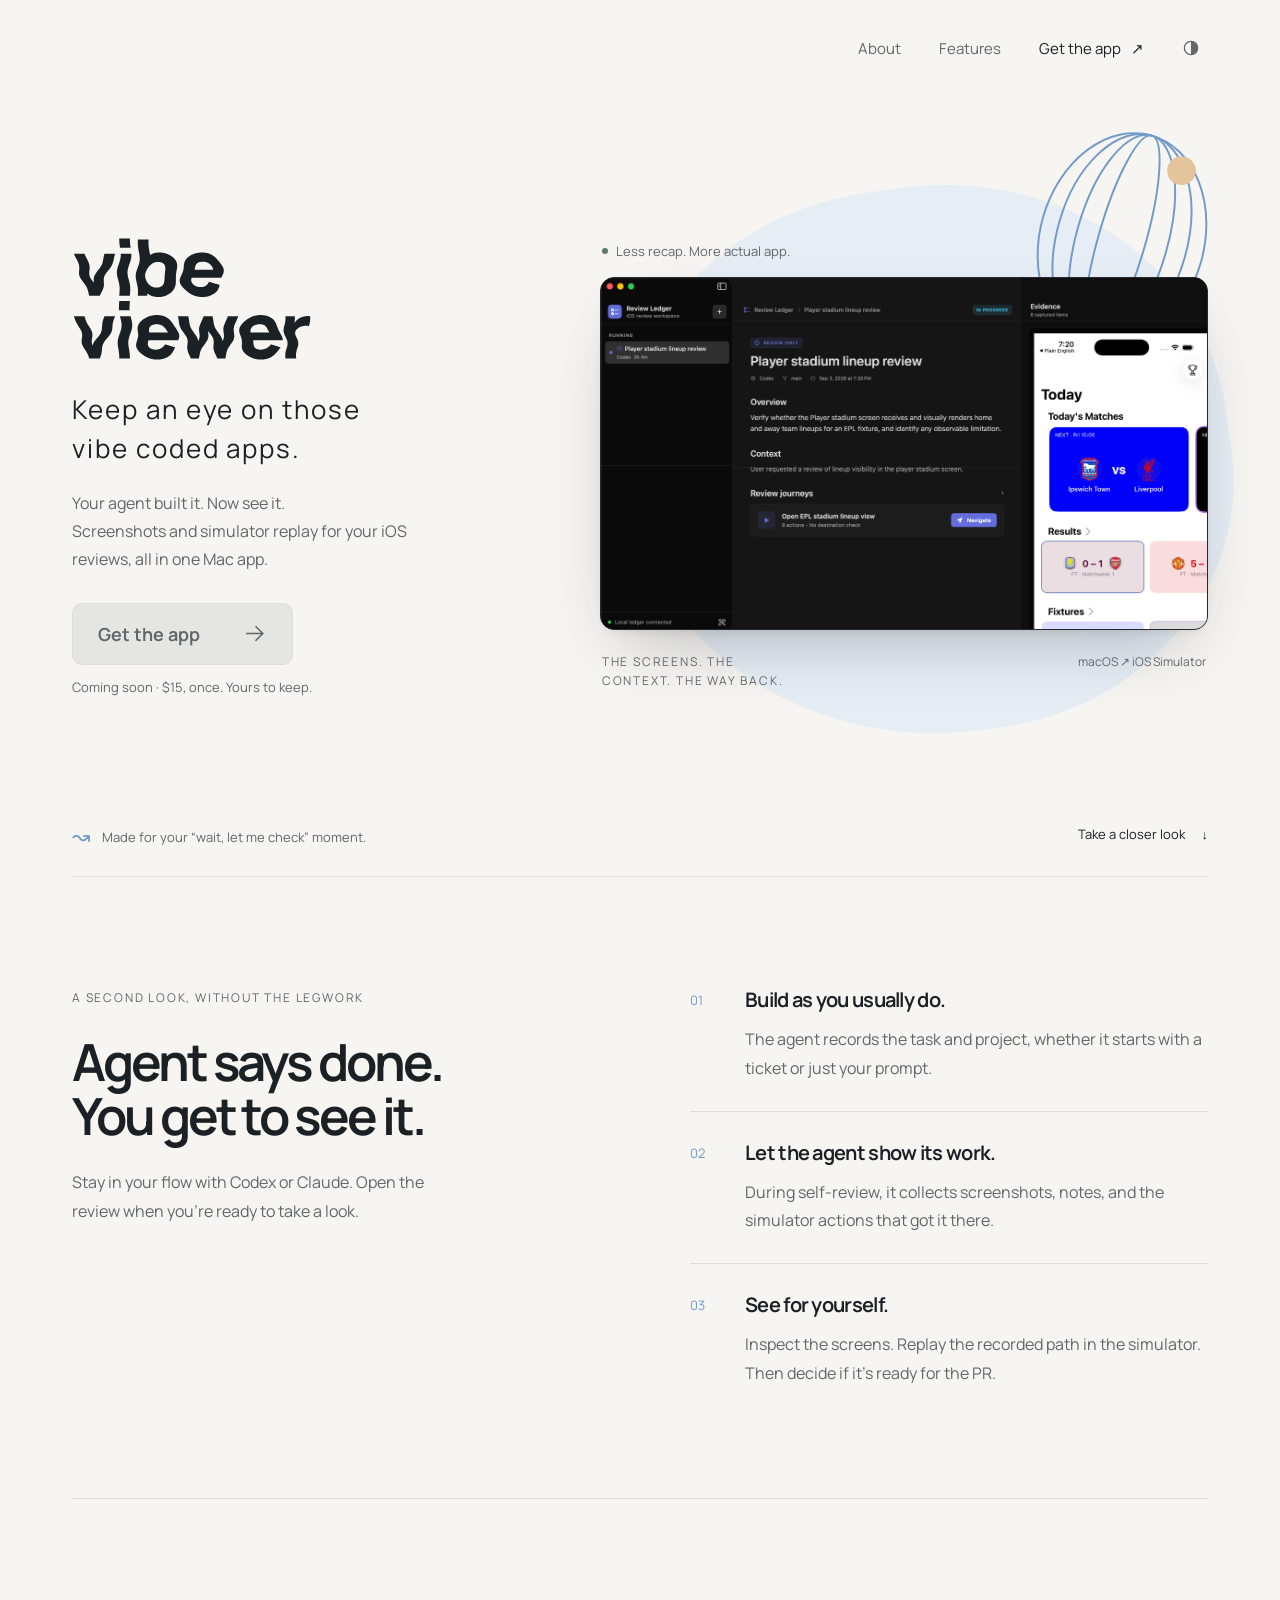
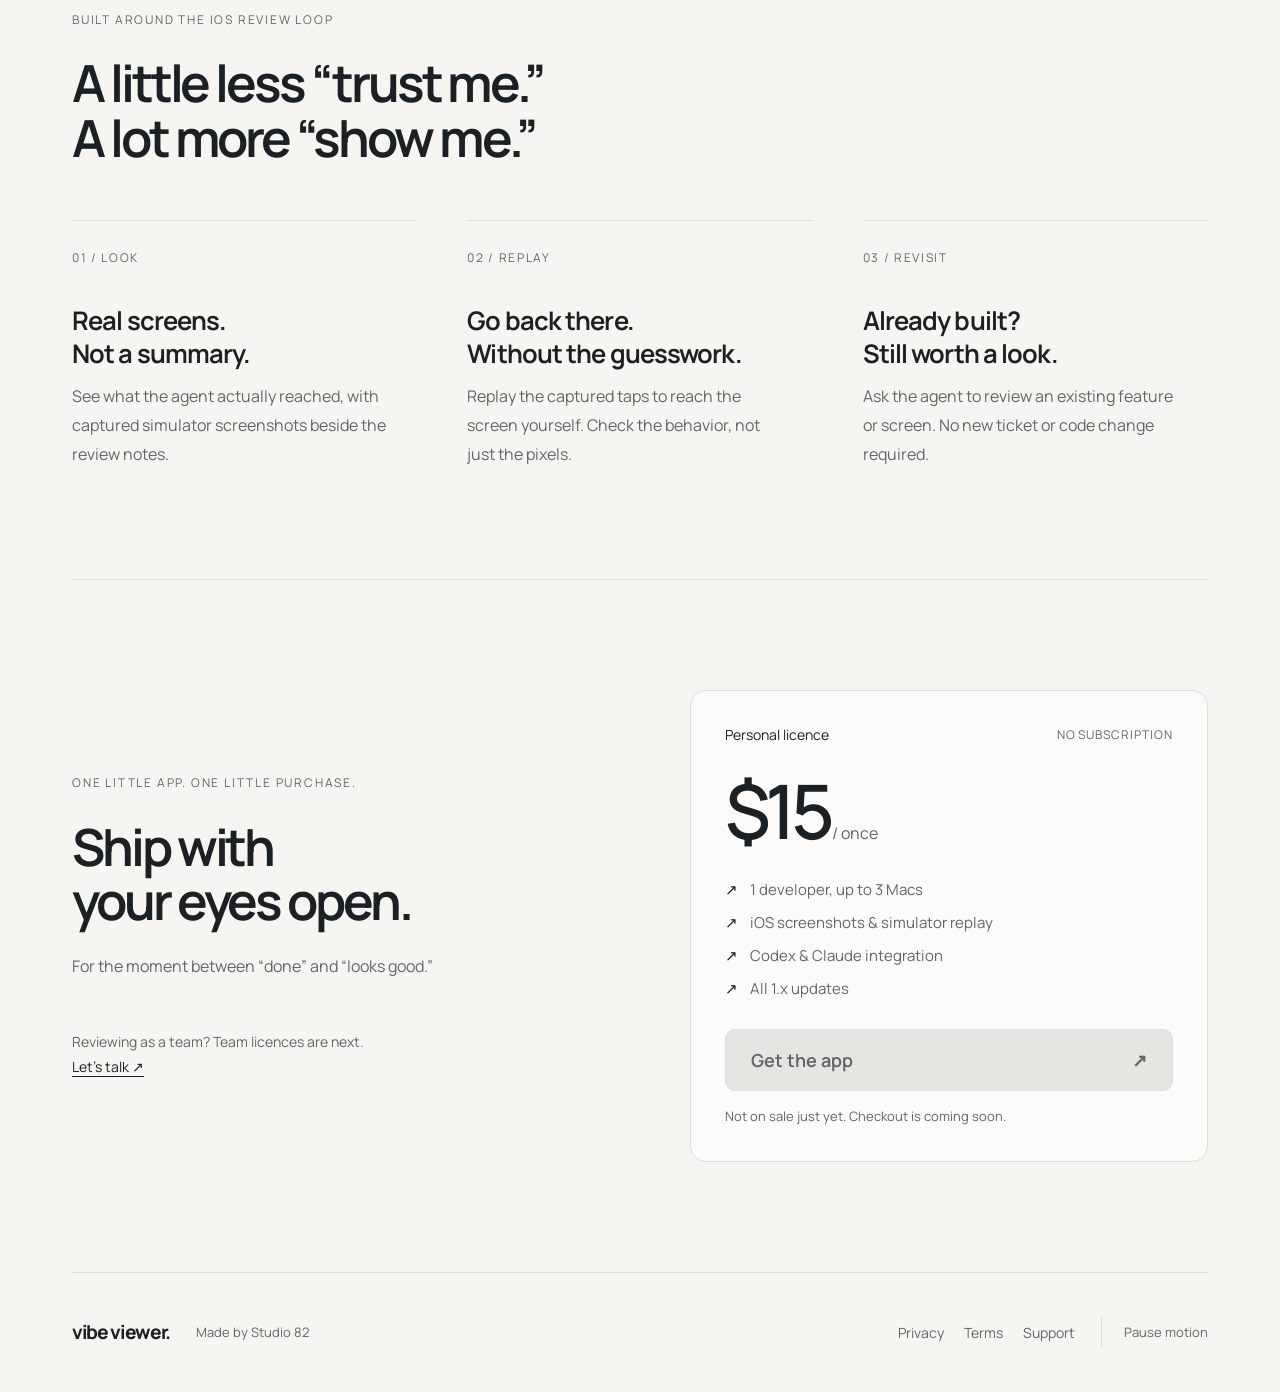
<file: index.html>
<!doctype html>
<html lang="en">
  <head>
    <meta charset="UTF-8" />
    <meta name="viewport" content="width=device-width, initial-scale=1" />
    <meta name="description" content="Keep an eye on those vibe coded apps. Review agent-built iOS features with screenshots and simulator replay, before the PR. A Mac app. $15, once." />
    <meta name="theme-color" content="#f6f5f2" />
    <meta property="og:title" content="Vibe Viewer — Keep an eye on those vibe coded apps" />
    <meta property="og:description" content="Your agent says it’s done. See the screens and replay the taps before you say ‘looks good.’ Built for iOS developers." />
    <meta property="og:type" content="website" />
    <meta property="og:url" content="https://vibeverify.s82.studio/" />
    <title>Vibe Viewer — Keep an eye on those vibe coded apps</title>
    <link rel="canonical" href="https://vibeverify.s82.studio/" />
    <link rel="icon" href="assets/vibe-viewer-mark.svg" type="image/svg+xml" />
    <link rel="preload" href="assets/manrope-latin.woff2" as="font" type="font/woff2" crossorigin />
    <link rel="stylesheet" href="styles.css" />
    <script>
      try {
        const theme = localStorage.getItem('vibe-viewer-theme');
        if (theme === 'dark') document.documentElement.dataset.theme = theme;
      } catch (_) {}
    </script>
  </head>
  <body id="top">
    <a class="skip-link" href="#main">Skip to content</a>
    <header class="site-header">
      <a class="wordmark-dock" href="#top" aria-label="Vibe Viewer — back to top" aria-hidden="true" tabindex="-1"></a>
      <nav aria-label="Main navigation"><a href="#how-it-works">About</a><a href="#features">Features</a><a href="#pricing">Get the app <span aria-hidden="true">↗</span></a></nav>
      <button class="theme-toggle icon-button" type="button" aria-label="Switch to dark theme" title="Switch color theme" hidden><svg viewBox="0 0 24 24" width="20" height="20" fill="none" stroke="currentColor" stroke-width="1.5" aria-hidden="true"><circle cx="12" cy="12" r="8"/><path d="M12 4a8 8 0 0 1 0 16Z" fill="currentColor" stroke="none"/></svg></button>
    </header>
    <main id="main">
      <section class="hero" aria-labelledby="hero-title">
        <div class="hero-copy">
          <h1 id="hero-title" class="wordmark"><span>vibe</span><span>viewer</span></h1>
          <p class="hero-tagline">Keep an eye on those<br class="desktop-break" /> vibe coded apps.</p>
          <p class="hero-description">Your agent built it. Now see it.<br />Screenshots and simulator replay for your iOS reviews, all in one Mac app.</p>
          <div class="hero-actions"><button class="button" type="button" disabled aria-describedby="launch-note">Get the app <svg viewBox="0 0 24 24" width="25" height="25" fill="none" stroke="currentColor" stroke-width="1.5" aria-hidden="true"><path d="M4 12h16m-7-7 7 7-7 7"/></svg></button><p id="launch-note" class="purchase-note">Coming soon · $15, once. Yours to keep.</p></div>
        </div>
        <figure class="product-preview">
          <svg class="graphic-loop" viewBox="0 0 260 290" fill="none" aria-hidden="true" focusable="false">
            <g stroke="currentColor" stroke-width="2.3" transform="rotate(24 130 145)">
              <ellipse cx="130" cy="145" rx="97" ry="128"/><ellipse cx="130" cy="145" rx="77" ry="128"/><ellipse cx="130" cy="145" rx="54" ry="128"/><ellipse cx="130" cy="145" rx="28" ry="128"/>
            </g>
            <circle class="graphic-dot" cx="211" cy="74" r="17"/><circle cx="49" cy="236" r="5" fill="currentColor"/>
          </svg>
          <div class="preview-label"><span class="status-dot" aria-hidden="true"></span> Less recap. More actual app.</div>
          <div class="product-frame"><img src="assets/vibe-verify-review.png" width="2628" height="1522" fetchpriority="high" alt="The Mac review workspace, with an agent task on the left, review notes and a recorded journey in the center, and the captured iOS screen on the right." /></div>
          <figcaption><span>THE SCREENS. THE CONTEXT. THE WAY BACK.</span><span>macOS ↗ iOS Simulator</span></figcaption>
        </figure>
        <div class="hero-footnote"><span><span class="little-loop" aria-hidden="true">↝</span> Made for your “wait, let me check” moment.</span><a href="#how-it-works">Take a closer look <span aria-hidden="true">↓</span></a></div>
      </section>
      <section class="workflow section" id="how-it-works" aria-labelledby="workflow-title">
        <div class="section-heading"><p class="eyebrow">A second look, without the legwork</p><h2 id="workflow-title">Agent says done.<br />You get to see it.</h2><p class="section-intro">Stay in your flow with Codex or Claude. Open the review when you’re ready to take a look.</p></div>
        <ol class="workflow-list">
          <li><span class="step-number">01</span><div><h3>Build as you usually do.</h3><p>The agent records the task and project, whether it starts with a ticket or just your prompt.</p></div></li>
          <li><span class="step-number">02</span><div><h3>Let the agent show its work.</h3><p>During self-review, it collects screenshots, notes, and the simulator actions that got it there.</p></div></li>
          <li><span class="step-number">03</span><div><h3>See for yourself.</h3><p>Inspect the screens. Replay the recorded path in the simulator. Then decide if it’s ready for the PR.</p></div></li>
        </ol>
      </section>
      <section class="features section" id="features" aria-labelledby="features-title">
        <div class="section-heading feature-heading"><p class="eyebrow">Built around the iOS review loop</p><h2 id="features-title">A little less “trust me.”<br />A lot more “show me.”</h2></div>
        <div class="feature-grid">
          <article><span class="feature-number">01 / LOOK</span><h3>Real screens.<br />Not a summary.</h3><p>See what the agent actually reached, with captured simulator screenshots beside the review notes.</p></article>
          <article><span class="feature-number">02 / REPLAY</span><h3>Go back there.<br />Without the guesswork.</h3><p>Replay the captured taps to reach the screen yourself. Check the behavior, not just the pixels.</p></article>
          <article><span class="feature-number">03 / REVISIT</span><h3>Already built?<br />Still worth a look.</h3><p>Ask the agent to review an existing feature or screen. No new ticket or code change required.</p></article>
        </div>
      </section>
      <section class="pricing section" id="pricing" aria-labelledby="pricing-title">
        <div class="price-copy"><p class="eyebrow">One little app. One little purchase.</p><h2 id="pricing-title">Ship with<br />your eyes open.</h2><p>For the moment between “done” and “looks good.”</p><p class="team-note">Reviewing as a team? Team licences are next.<br /><a href="mailto:hello@s82.studio?subject=Vibe%20Viewer%20for%20my%20team">Let’s talk <span aria-hidden="true">↗</span></a></p></div>
        <div class="price-card"><div class="price-top"><span>Personal licence</span><span class="price-label">NO SUBSCRIPTION</span></div><p class="price">$15<span> / once</span></p><ul><li>1 developer, up to 3 Macs</li><li>iOS screenshots &amp; simulator replay</li><li>Codex &amp; Claude integration</li><li>All 1.x updates</li></ul><button class="button full" type="button" disabled aria-describedby="checkout">Get the app <span aria-hidden="true">↗</span></button><p class="checkout-status" id="checkout">Not on sale just yet. Checkout is coming soon.</p></div>
      </section>
    </main>
    <footer><a class="brand" href="#top">vibe viewer.</a><p>Made by <a href="https://s82.studio">Studio 82</a></p><div class="footer-links"><a href="privacy.html">Privacy</a><a href="terms.html">Terms</a><a href="mailto:hello@s82.studio?subject=Vibe%20Viewer%20support">Support</a></div><button class="motion-toggle" type="button" aria-pressed="false" hidden>Pause motion</button></footer>
    <script src="site.js" type="module"></script>
  </body>
</html>
</file>
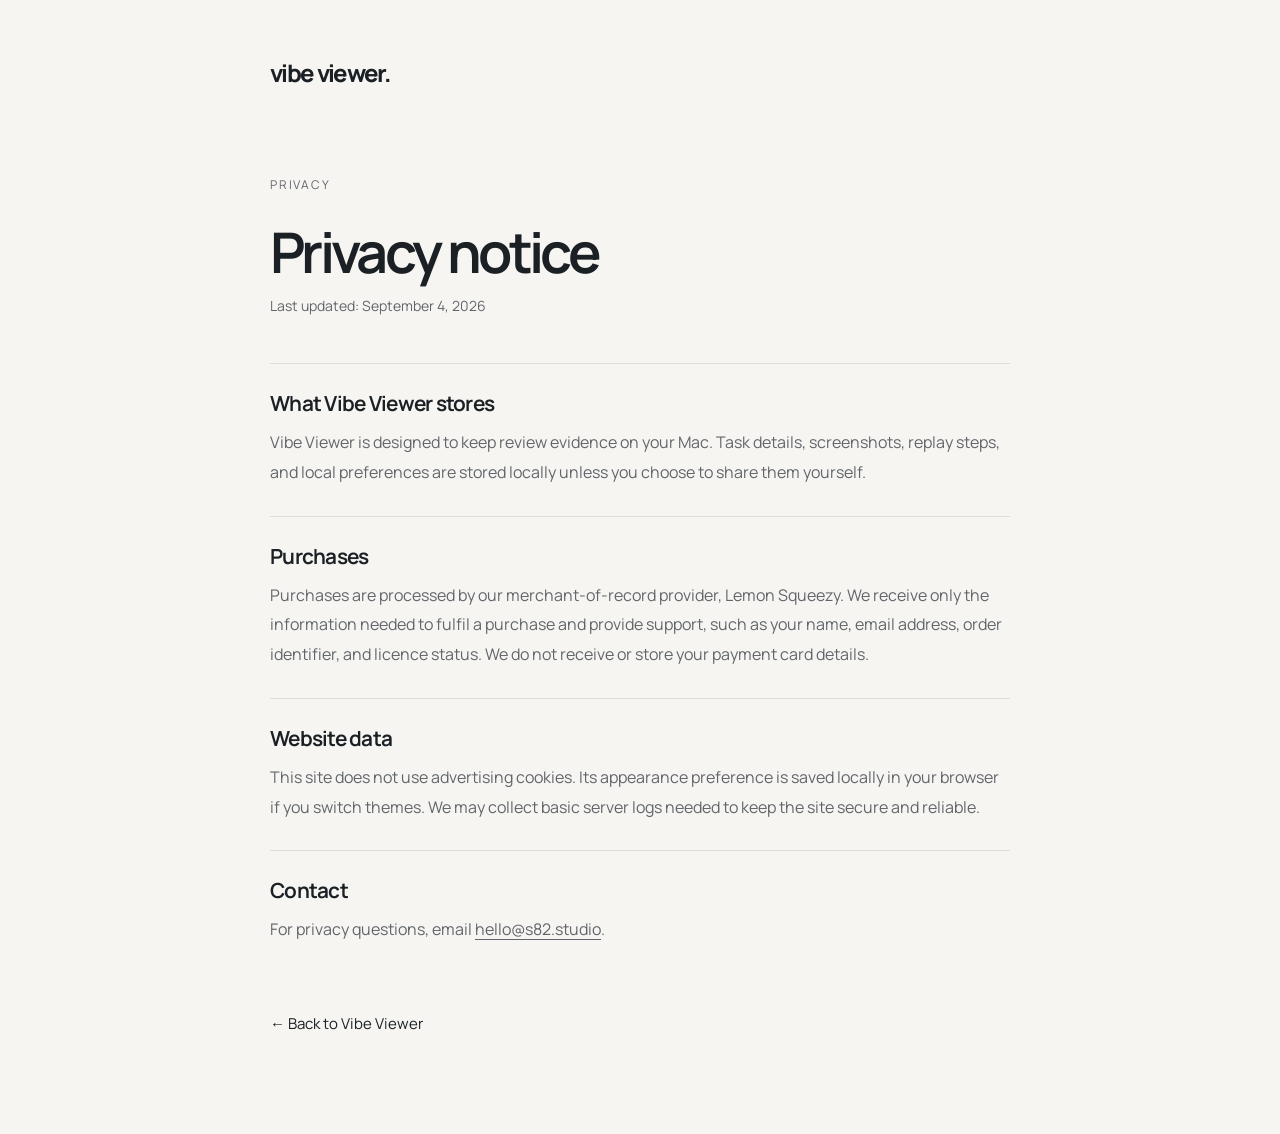
<file: privacy.html>
<!doctype html>
<html lang="en"><head><meta charset="UTF-8" /><meta name="viewport" content="width=device-width,initial-scale=1" /><meta name="description" content="Vibe Viewer privacy notice." /><title>Privacy — Vibe Viewer</title><link rel="icon" href="assets/vibe-viewer-mark.svg" type="image/svg+xml" /><link rel="stylesheet" href="legal.css" /><script>try { if (localStorage.getItem('vibe-viewer-theme') === 'dark') document.documentElement.dataset.theme = 'dark'; } catch (_) {}</script></head><body class="legal-page"><main><a class="brand" href="index.html">vibe viewer.</a><p class="eyebrow">Privacy</p><h1>Privacy notice</h1><p class="updated">Last updated: September 4, 2026</p><section><h2>What Vibe Viewer stores</h2><p>Vibe Viewer is designed to keep review evidence on your Mac. Task details, screenshots, replay steps, and local preferences are stored locally unless you choose to share them yourself.</p></section><section><h2>Purchases</h2><p>Purchases are processed by our merchant-of-record provider, Lemon Squeezy. We receive only the information needed to fulfil a purchase and provide support, such as your name, email address, order identifier, and licence status. We do not receive or store your payment card details.</p></section><section><h2>Website data</h2><p>This site does not use advertising cookies. Its appearance preference is saved locally in your browser if you switch themes. We may collect basic server logs needed to keep the site secure and reliable.</p></section><section><h2>Contact</h2><p>For privacy questions, email <a href="mailto:hello@s82.studio?subject=Vibe%20Viewer%20privacy">hello@s82.studio</a>.</p></section><p class="back"><a href="index.html">← Back to Vibe Viewer</a></p></main></body></html>
</file>
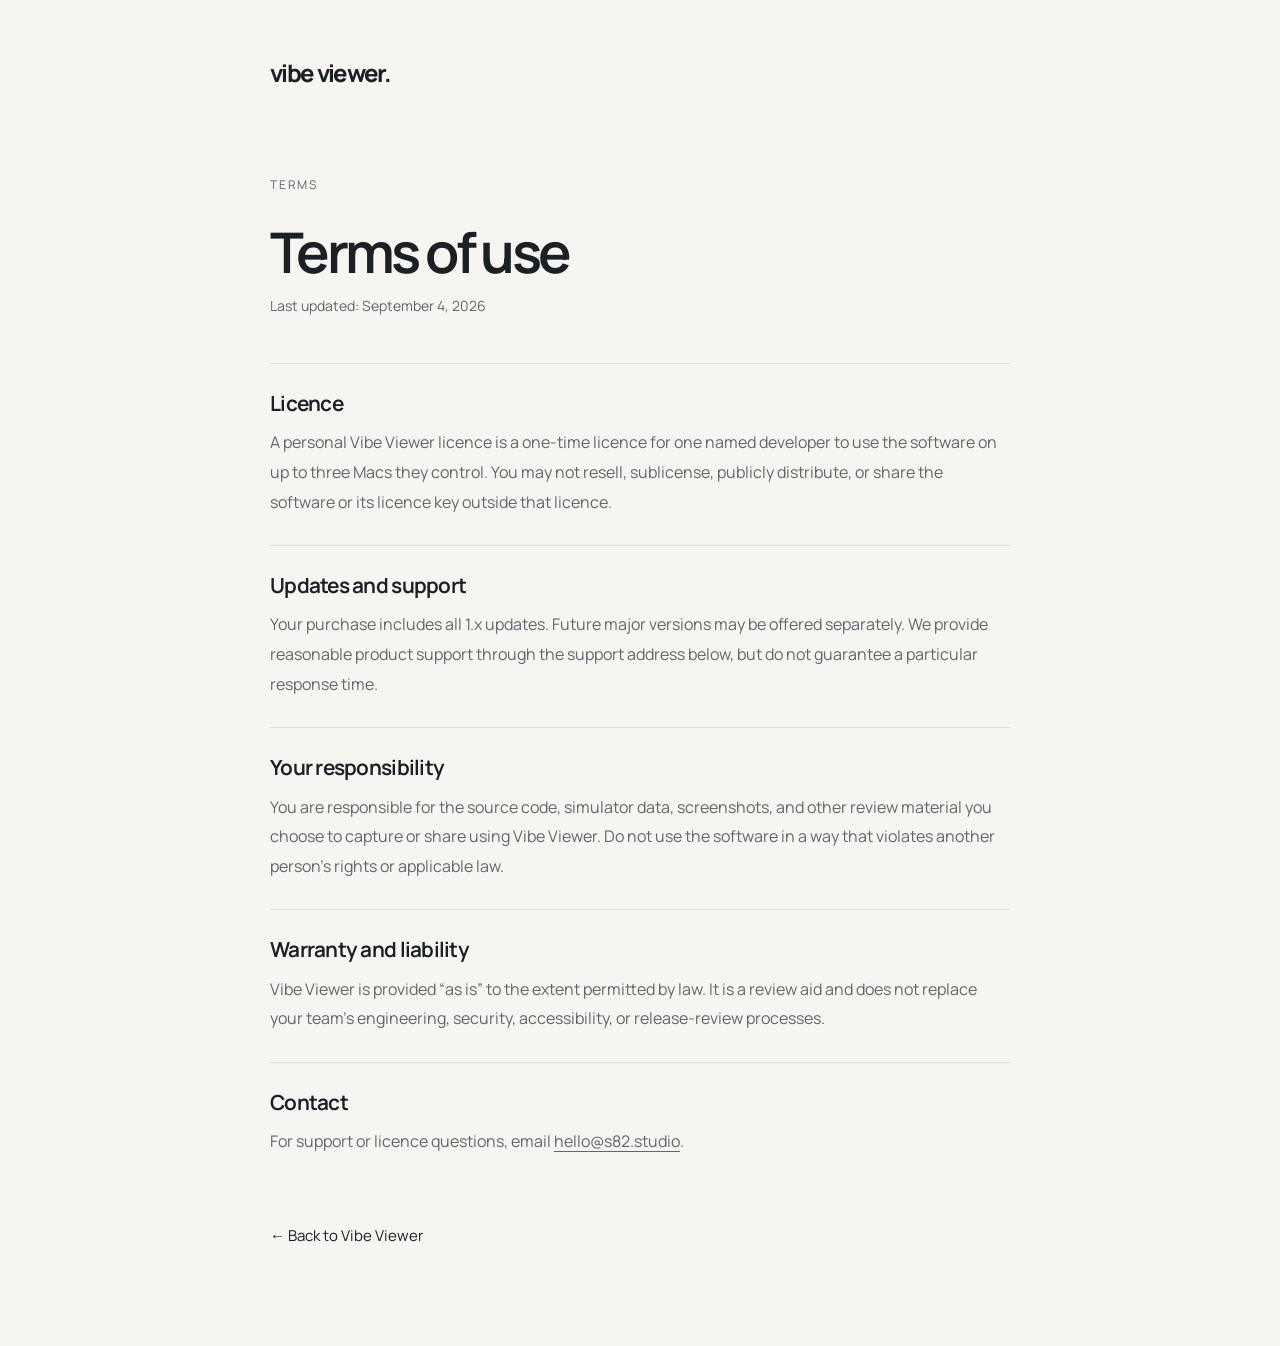
<file: terms.html>
<!doctype html>
<html lang="en"><head><meta charset="UTF-8" /><meta name="viewport" content="width=device-width,initial-scale=1" /><meta name="description" content="Vibe Viewer terms of use." /><title>Terms — Vibe Viewer</title><link rel="icon" href="assets/vibe-viewer-mark.svg" type="image/svg+xml" /><link rel="stylesheet" href="legal.css" /><script>try { if (localStorage.getItem('vibe-viewer-theme') === 'dark') document.documentElement.dataset.theme = 'dark'; } catch (_) {}</script></head><body class="legal-page"><main><a class="brand" href="index.html">vibe viewer.</a><p class="eyebrow">Terms</p><h1>Terms of use</h1><p class="updated">Last updated: September 4, 2026</p><section><h2>Licence</h2><p>A personal Vibe Viewer licence is a one-time licence for one named developer to use the software on up to three Macs they control. You may not resell, sublicense, publicly distribute, or share the software or its licence key outside that licence.</p></section><section><h2>Updates and support</h2><p>Your purchase includes all 1.x updates. Future major versions may be offered separately. We provide reasonable product support through the support address below, but do not guarantee a particular response time.</p></section><section><h2>Your responsibility</h2><p>You are responsible for the source code, simulator data, screenshots, and other review material you choose to capture or share using Vibe Viewer. Do not use the software in a way that violates another person’s rights or applicable law.</p></section><section><h2>Warranty and liability</h2><p>Vibe Viewer is provided “as is” to the extent permitted by law. It is a review aid and does not replace your team’s engineering, security, accessibility, or release-review processes.</p></section><section><h2>Contact</h2><p>For support or licence questions, email <a href="mailto:hello@s82.studio?subject=Vibe%20Viewer%20support">hello@s82.studio</a>.</p></section><p class="back"><a href="index.html">← Back to Vibe Viewer</a></p></main></body></html>
</file>
<file: styles.css>
@font-face { font-family: "Manrope"; src: url("assets/manrope-latin.woff2") format("woff2"); font-weight: 200 800; font-style: normal; font-display: swap; }
:root {
  color-scheme: light;
  --canvas: #f6f5f2; --panel: #fcfbf9; --text: #1b2025; --muted: #62666b;
  --border: #dddedb; --disabled: #e5e5e1; --success: #5e776a;
  --blue: #729ac8; --blue-soft: #e6edf4; --sand: #e4c49a;
  --body: "Manrope", "Helvetica Neue", Arial, sans-serif;
}
:root[data-theme="dark"] { color-scheme: dark; --canvas: #141617; --panel: #1c1e1f; --text: #f2f1ed; --muted: #a5a8a9; --border: #343738; --disabled: #292c2e; --success: #9bb8a8; --blue: #7ba5d4; --blue-soft: #202c37; --sand: #bd9b70; }
* { box-sizing: border-box; }
html { scroll-behavior: smooth; scroll-padding-top: 120px; background: var(--canvas); }
body { margin: 0; color: var(--text); background: var(--canvas); font-family: var(--body); font-size: 1rem; -webkit-font-smoothing: antialiased; }
button, a { -webkit-tap-highlight-color: transparent; }
button { font: inherit; }
button[hidden] { display: none; }
a { color: inherit; text-decoration: none; }
button:not(:disabled), a { touch-action: manipulation; }
a:hover { color: var(--text); }
:focus-visible { outline: 2px solid var(--text); outline-offset: 6px; }
::selection { color: var(--canvas); background: var(--text); }
p, h1, h2, h3, figure { margin: 0; }
.site-header, .hero, .section, footer { width: min(100% - 9rem, 1400px); margin-inline: auto; }
.site-header { position: sticky; top: 0; z-index: 50; height: 96px; display: flex; align-items: center; gap: 30px; }
.site-header::before { content: ''; position: absolute; inset: 0 calc((min(100vw - 9rem, 1400px) - 100vw) / 2); z-index: -1; background: var(--canvas); border-bottom: 1px solid var(--border); opacity: var(--dock-progress, 0); pointer-events: none; }
.wordmark-dock { display: block; flex: 0 0 182px; height: 30px; pointer-events: none; }
.wordmark-dock.is-docked { pointer-events: auto; }
.wordmark-flight { position: fixed; left: 0; top: 0; display: block; overflow: visible; fill: var(--text); transform-origin: 0 0; pointer-events: none; }
.brand { font-size: 1.65rem; font-weight: 750; letter-spacing: -.07em; white-space: nowrap; }
.brand-dot { margin-left: .04em; }
nav { display: flex; gap: 38px; align-items: center; margin-left: auto; }
nav a { padding-block: 12px; color: var(--muted); font-size: .9375rem; }
nav a:last-child { color: var(--text); }
nav a span { margin-left: 7px; }
.icon-button { display: grid; place-items: center; width: 34px; height: 34px; color: var(--muted); background: none; border: 0; cursor: pointer; border-radius: 50%; }
.icon-button:hover { background: var(--disabled); color: var(--text); }
.hero { position: relative; display: grid; grid-template-columns: minmax(0, .88fr) minmax(0, 1.12fr); gap: 50px; align-items: center; min-height: min(780px, calc(100svh - 96px)); padding-block: 90px 130px; }
.hero-copy { min-width: 0; }
.wordmark { margin-left: -.055em; width: 52.2%; max-width: 305px; font-weight: 800; font-size: clamp(3.1rem, 5.25vw, 5.15rem); letter-spacing: -.085em; line-height: .83; }
.wordmark > span { display: block; }
.wordmark > span + span { margin-top: .02em; }
.wordmark.is-ready { margin-left: -1.1%; aspect-ratio: 626 / 316; font-size: inherit; line-height: 1; letter-spacing: 0; }
.wordmark svg { display: block; width: 100%; height: auto; overflow: visible; fill: currentColor; }
.hero-tagline { margin-top: 28px; font-size: clamp(1.35rem, 2.03vw, 1.9rem); font-weight: 400; line-height: 1.5; letter-spacing: .075em; }
.hero-description { max-width: 370px; margin-top: 21px; color: var(--muted); font-size: 1rem; line-height: 1.75; }
.hero-actions { margin-top: 30px; }
.button { min-height: 62px; display: inline-flex; align-items: center; justify-content: space-between; gap: 42px; padding: 16px 25px; border: 1px solid transparent; border-radius: 10px; background: var(--text); color: var(--canvas); font-size: 1.125rem; font-weight: 650; }
.button:disabled { color: var(--muted); background: var(--disabled); border-color: var(--border); cursor: not-allowed; }
.purchase-note { margin-top: 13px; font-size: .8125rem; color: var(--muted); }
.product-preview { position: relative; isolation: isolate; min-width: 0; padding-block: 20px; }
.product-preview::before { content: ''; position: absolute; z-index: -2; inset: -35px -22px -25px 25px; border-radius: 46% 48% 44% 53%; background: var(--blue-soft); transform: rotate(-8deg); }
.graphic-loop { position: absolute; z-index: -1; width: 220px; height: auto; right: -24px; top: -105px; color: var(--blue); transform: rotate(-8deg); }
.graphic-dot { fill: var(--sand); }
.little-loop { display: inline-block; margin-right: 9px; color: var(--blue); font-size: 1.4rem; line-height: 1; vertical-align: -2px; }
.preview-label { display: flex; align-items: center; gap: 8px; margin: 0 0 17px 2px; color: var(--muted); font-size: .8125rem; }
.status-dot { width: 6px; height: 6px; border-radius: 50%; background: var(--success); }
.product-frame { overflow: hidden; border: 1px solid #25292b; border-radius: 14px; background: #151515; box-shadow: 0 30px 65px -25px rgb(24 28 32 / .3), 0 5px 12px -7px rgb(24 28 32 / .16); }
.product-frame img { display: block; width: 100%; height: auto; }
figcaption { display: flex; justify-content: space-between; gap: 16px; margin: 22px 2px 0; color: var(--muted); font-size: .75rem; line-height: 1.6; }
figcaption span:first-child { max-width: 190px; font-size: .75rem; letter-spacing: .15em; }
.hero-footnote { position: absolute; bottom: 29px; width: 100%; display: flex; justify-content: space-between; gap: 20px; color: var(--muted); font-size: .8125rem; }
.hero-footnote a { color: var(--text); }
.hero-footnote a span { margin-left: 14px; }
.section { padding-block: 110px; border-top: 1px solid var(--border); }
.workflow { display: grid; grid-template-columns: 1fr 1fr; gap: 100px; }
.eyebrow { margin-bottom: 25px; color: var(--muted); font-size: .75rem; line-height: 1.8; text-transform: uppercase; letter-spacing: .15em; }
h2 { font-size: clamp(2.25rem, 4vw, 3.8rem); line-height: 1.07; letter-spacing: -.06em; font-weight: 650; }
.section-intro { max-width: 360px; margin-top: 25px; color: var(--muted); font-size: 1rem; line-height: 1.8; }
.workflow-list { list-style: none; padding: 0; margin: 0; }
.workflow-list li { display: grid; grid-template-columns: 35px 1fr; gap: 20px; padding-block: 28px; border-bottom: 1px solid var(--border); }
.workflow-list li:first-child { padding-top: 0; }
.workflow-list li:last-child { padding-bottom: 0; border: 0; }
.step-number { font-size: .8125rem; color: var(--blue); padding-top: 4px; }
h3 { font-weight: 650; font-size: 1.25rem; line-height: 1.3; letter-spacing: -.035em; }
.workflow-list p, .feature-grid p { margin-top: 12px; color: var(--muted); font-size: 1rem; line-height: 1.8; }
.feature-heading { margin-bottom: 55px; }
.feature-grid { display: grid; grid-template-columns: repeat(3, minmax(0, 1fr)); gap: 50px; }
.feature-grid article { border-top: 1px solid var(--border); padding-top: 24px; }
.feature-number { color: var(--muted); font-size: .75rem; letter-spacing: .14em; }
.feature-grid h3 { margin-top: 37px; font-size: 1.6rem; }
.feature-grid p { max-width: 320px; }
.pricing { display: grid; grid-template-columns: 1fr 1fr; gap: 100px; align-items: center; }
.price-copy > p:not(.eyebrow) { margin-top: 24px; color: var(--muted); font-size: 1rem; line-height: 1.8; }
.price-copy .team-note { margin-top: 48px !important; font-size: .875rem !important; }
.team-note a { color: var(--text); text-decoration: underline; text-underline-offset: 4px; }
.price-card { padding: 34px; border: 1px solid var(--border); border-radius: 16px; background: var(--panel); }
.price-top { display: flex; flex-wrap: wrap; justify-content: space-between; align-items: center; gap: 14px; font-size: .875rem; }
.price-label { font-size: .75rem; color: var(--muted); letter-spacing: .08em; }
.price { margin-top: 26px; font-size: 4.7rem; line-height: 1.1; font-weight: 550; letter-spacing: -.075em; }
.price > span { color: var(--muted); font-size: 1rem; font-weight: 400; letter-spacing: 0; }
.price-card ul { display: grid; gap: 12px; margin: 26px 0 30px; padding: 0; list-style: none; font-size: .9375rem; color: var(--muted); }
.price-card li::before { content: '↗'; display: inline-block; margin-right: 12px; color: var(--text); }
.full { width: 100%; }
.checkout-status { margin-top: 14px; color: var(--muted); font-size: .8125rem; line-height: 1.7; }
footer { min-height: 120px; display: flex; align-items: center; gap: 26px; border-top: 1px solid var(--border); padding-block: 28px; }
footer .brand { font-size: 1.2rem; }
footer > p { color: var(--muted); font-size: .8125rem; }
.footer-links { display: flex; gap: 20px; margin-left: auto; font-size: .875rem; color: var(--muted); }
.motion-toggle { border: 0; border-left: 1px solid var(--border); padding: 6px 0 6px 22px; background: none; color: var(--muted); font-size: .8125rem; cursor: pointer; white-space: nowrap; }
.skip-link { position: absolute; z-index: 10; top: 12px; left: 12px; transform: translateY(-200%); padding: 12px; background: var(--text); color: var(--canvas); }
.skip-link:focus { transform: none; color: var(--canvas); }
.sr-only { position: absolute; width: 1px; height: 1px; overflow: hidden; clip-path: inset(50%); white-space: nowrap; }
@media (min-width: 1600px) { .hero { gap: 80px; } }
@media (max-width: 1100px) {
  .site-header, .hero, .section, footer { width: calc(100% - 5rem); }
  .site-header::before { inset-inline: -2.5rem; }
  .hero { gap: 36px; }
  .wordmark { font-size: clamp(2.75rem, 5.2vw, 4rem); }
  .workflow, .pricing { gap: 50px; }
  .feature-grid { gap: 30px; }
  figcaption { flex-direction: column; gap: 8px; }
  figcaption span:first-child { max-width: none; }
}
@media (max-width: 800px) {
  .site-header { height: 88px; gap: 18px; }
  .wordmark-dock { flex-basis: 156px; height: 26px; }
  nav { gap: 22px; }
  nav a { font-size: .875rem; }
  .brand { font-size: 1.4rem; }
  .hero { grid-template-columns: 1fr; gap: 90px; min-height: auto; padding-block: 45px 95px; }
  .wordmark { font-size: clamp(3rem, 9vw, 5rem); }
  .hero-tagline { font-size: 1.6rem; }
  .hero-description { max-width: 450px; }
  .product-preview { padding-block: 0 20px; }
  .graphic-loop { width: 170px; right: -10px; top: -82px; }
  .product-preview::before { inset: -26px -8px -16px 12px; }
  figcaption { flex-direction: row; }
  .hero-footnote > span { display: none; }
  .hero-footnote { justify-content: flex-end; }
  .section { padding-block: 75px; }
  .workflow, .pricing { grid-template-columns: 1fr; gap: 40px; }
  .section-intro { max-width: 480px; }
  .feature-grid { grid-template-columns: 1fr; gap: 38px; }
  .feature-grid h3 { margin-top: 20px; }
  .feature-grid p { max-width: 520px; }
  footer { flex-wrap: wrap; gap: 20px; }
  .footer-links { margin-left: 0; }
  .motion-toggle { margin-left: auto; }
}
@media (max-width: 480px) {
  .site-header, .hero, .section, footer { width: calc(100% - 2.5rem); }
  .site-header { flex-wrap: wrap; gap: 8px 12px; height: 112px; padding-block: 16px 10px; }
  .site-header::before { inset-inline: -1.25rem; }
  .wordmark-dock { flex-basis: 148px; margin-right: auto; }
  nav { order: 3; width: 100%; margin: 0; justify-content: space-between; gap: 16px; }
  nav a:first-child { display: block; }
  nav a { font-size: .875rem; }
  nav a span { display: none; }
  .theme-toggle { width: 26px; height: 32px; }
  .wordmark { font-size: clamp(2.5rem, 9.75vw, 3rem); min-width: 160px; }
  .hero-tagline { font-size: 1.35rem; letter-spacing: .04em; }
  .hero-description { font-size: 1rem; }
  .product-frame { border-radius: 8px; }
  figcaption { flex-direction: column; }
  .hero-footnote { font-size: .75rem; }
  .price-card { padding: 26px; }
  .workflow-list li { gap: 12px; grid-template-columns: 28px 1fr; }
  footer .brand { margin-right: auto; }
}
@media (prefers-reduced-motion: reduce) { html { scroll-behavior: auto; } }
</file>
<file: legal.css>
@import url("styles.css");

.legal-page main { width: min(100% - 3rem, 740px); margin-inline: auto; padding-block: 56px 100px; }
.legal-page .brand { display: inline-block; margin-bottom: 85px; font-size: 1.5rem; }
.legal-page h1 { font-size: clamp(2.5rem, 7vw, 3.5rem); font-weight: 650; line-height: 1.1; letter-spacing: -.065em; }
.legal-page .updated { margin-block: 14px 48px; color: var(--muted); font-size: .875rem; }
.legal-page section { padding-block: 28px; border-top: 1px solid var(--border); }
.legal-page h2 { margin-bottom: 14px; font-size: 1.3rem; letter-spacing: -.035em; }
.legal-page section p { color: var(--muted); font-size: 1rem; line-height: 1.85; }
.legal-page section a { text-decoration: underline; text-underline-offset: 4px; }
.legal-page .back { margin-top: 40px; font-size: .9375rem; }
@media (max-width: 480px) { .legal-page main { padding-top: 35px; }.legal-page .brand { margin-bottom: 55px; } }
</file>
